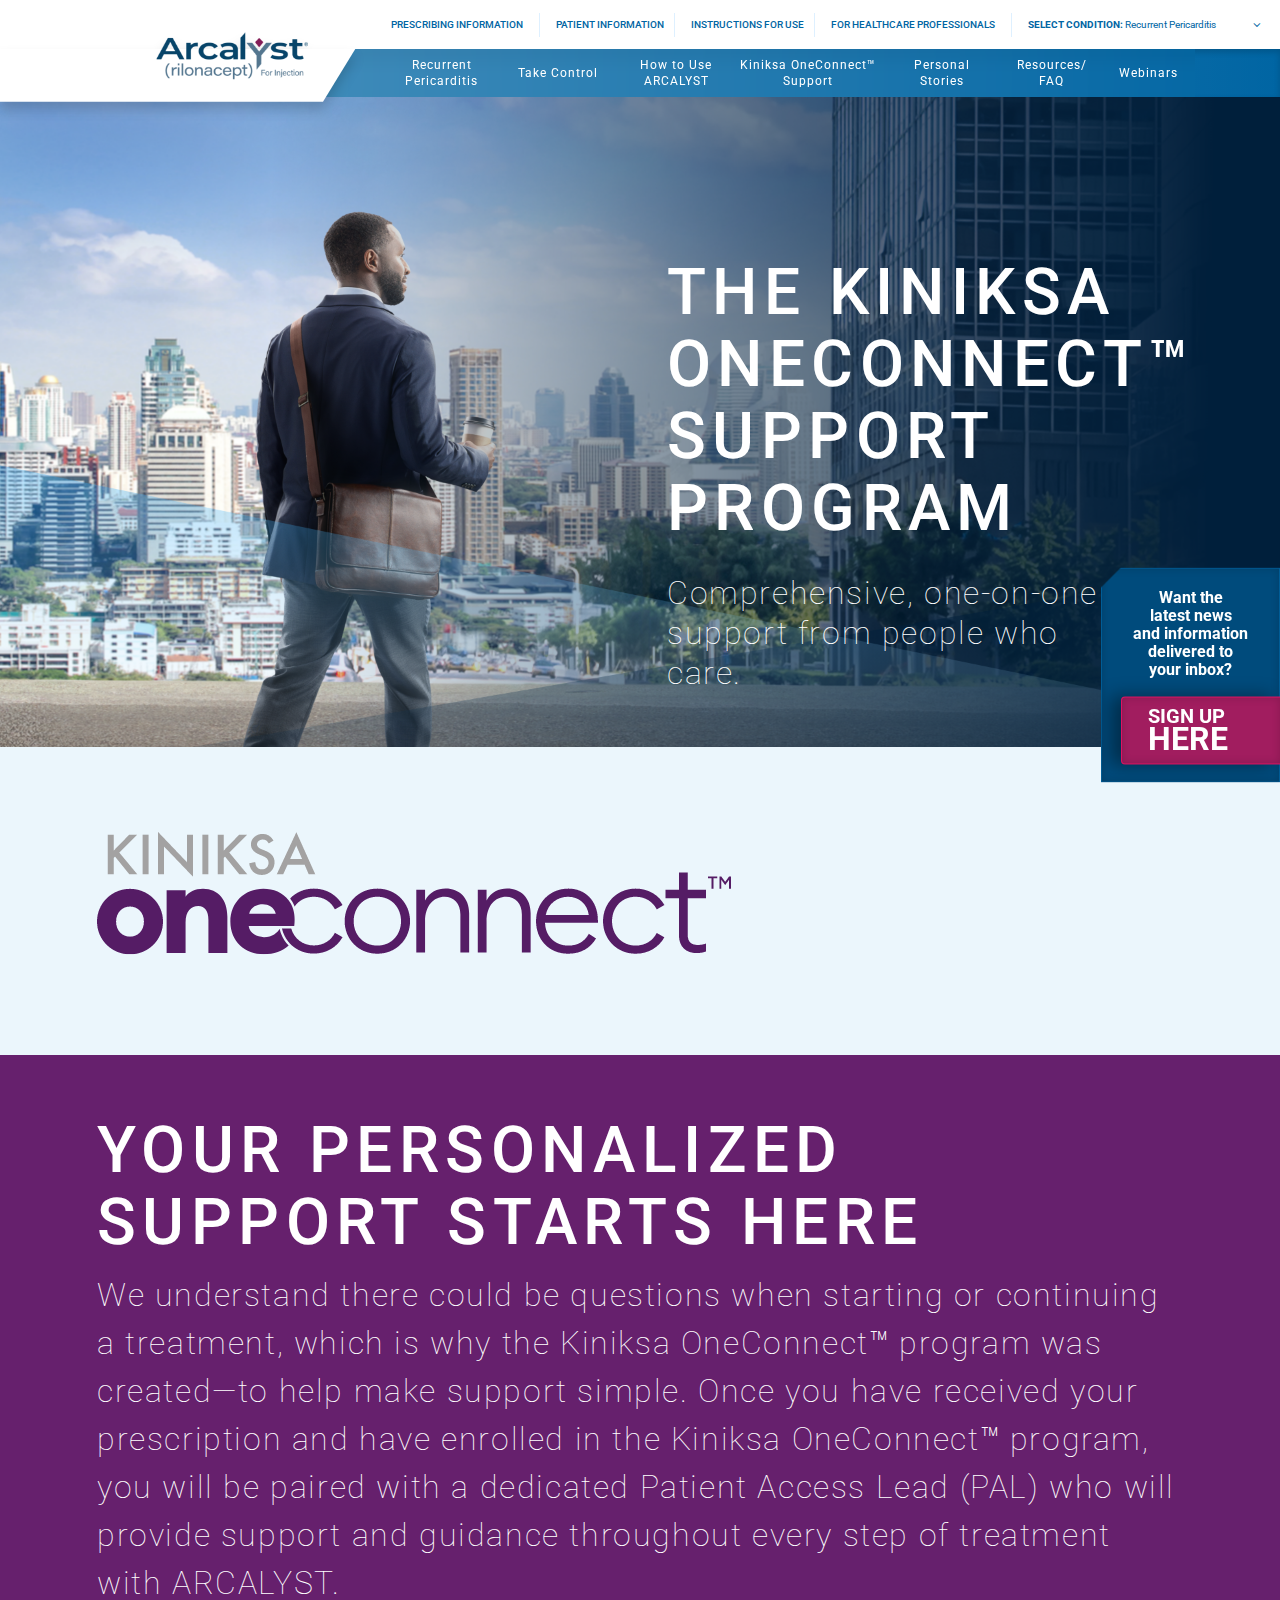
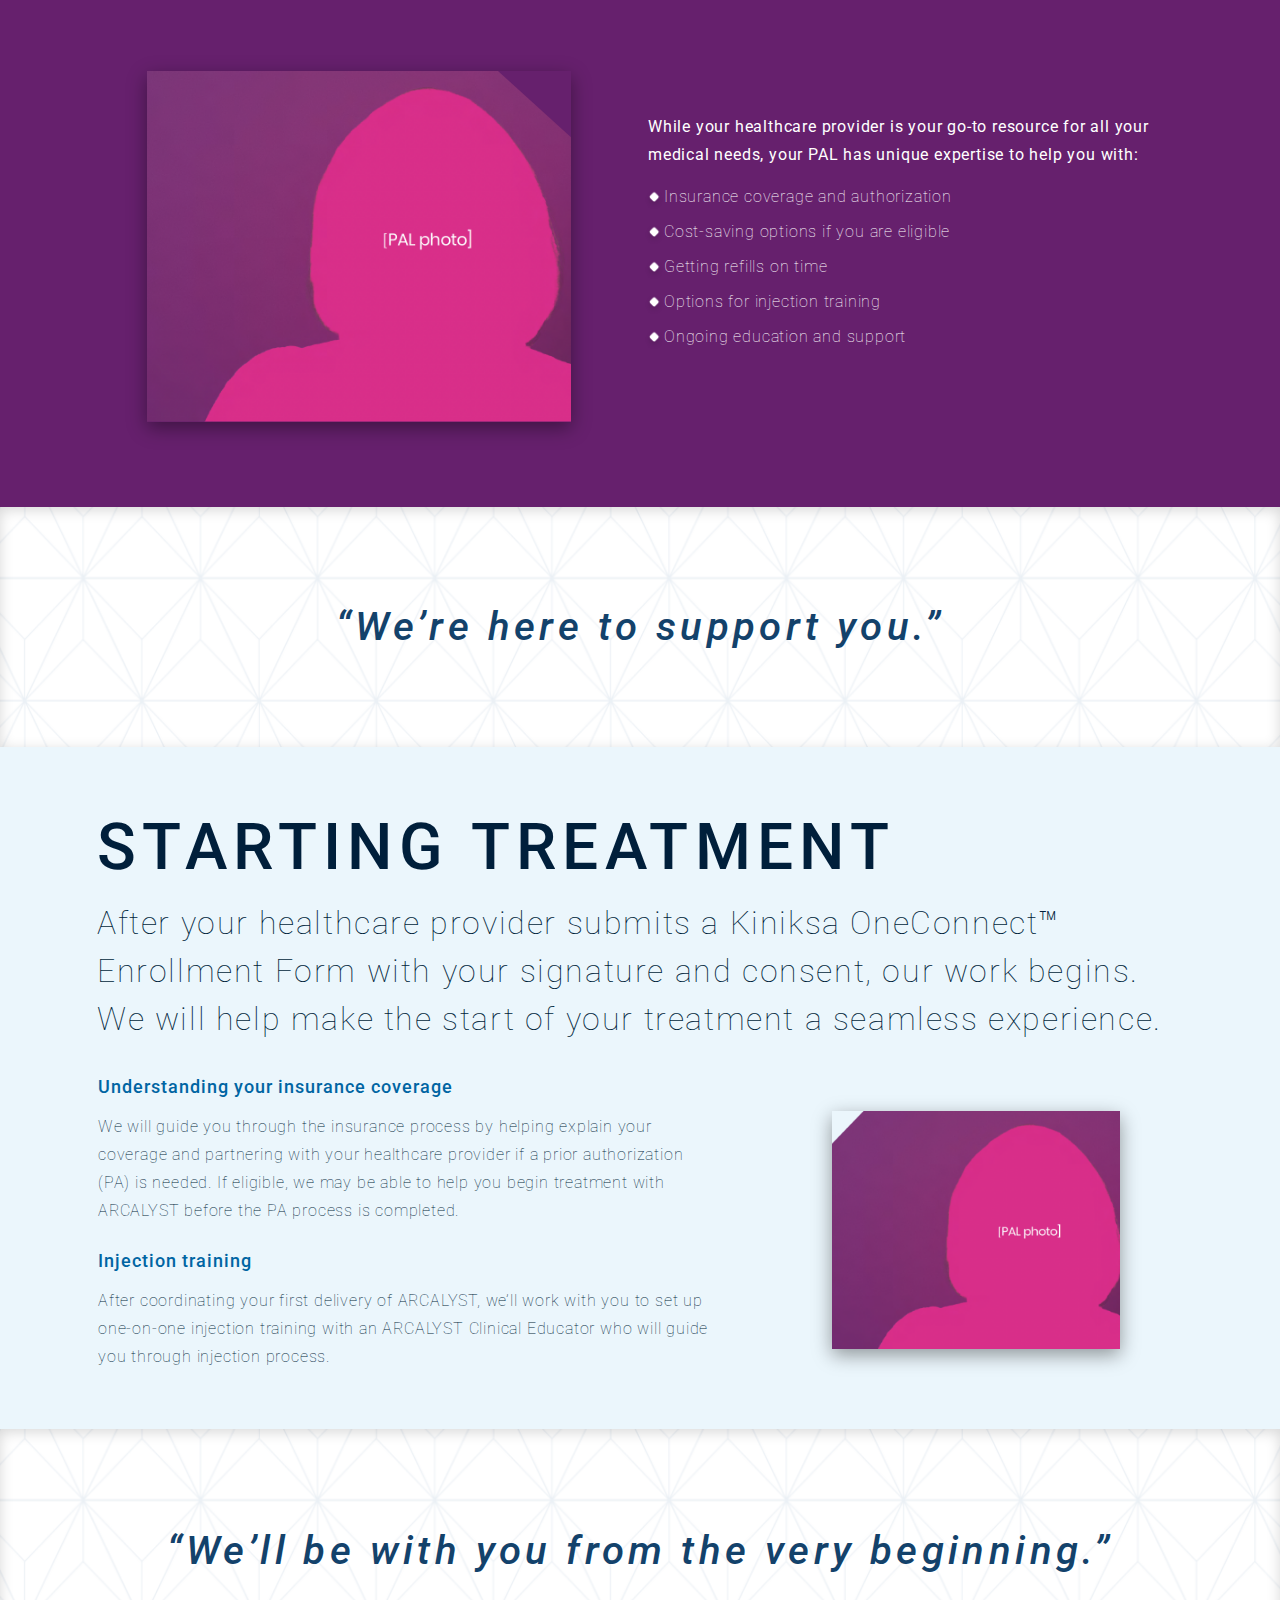
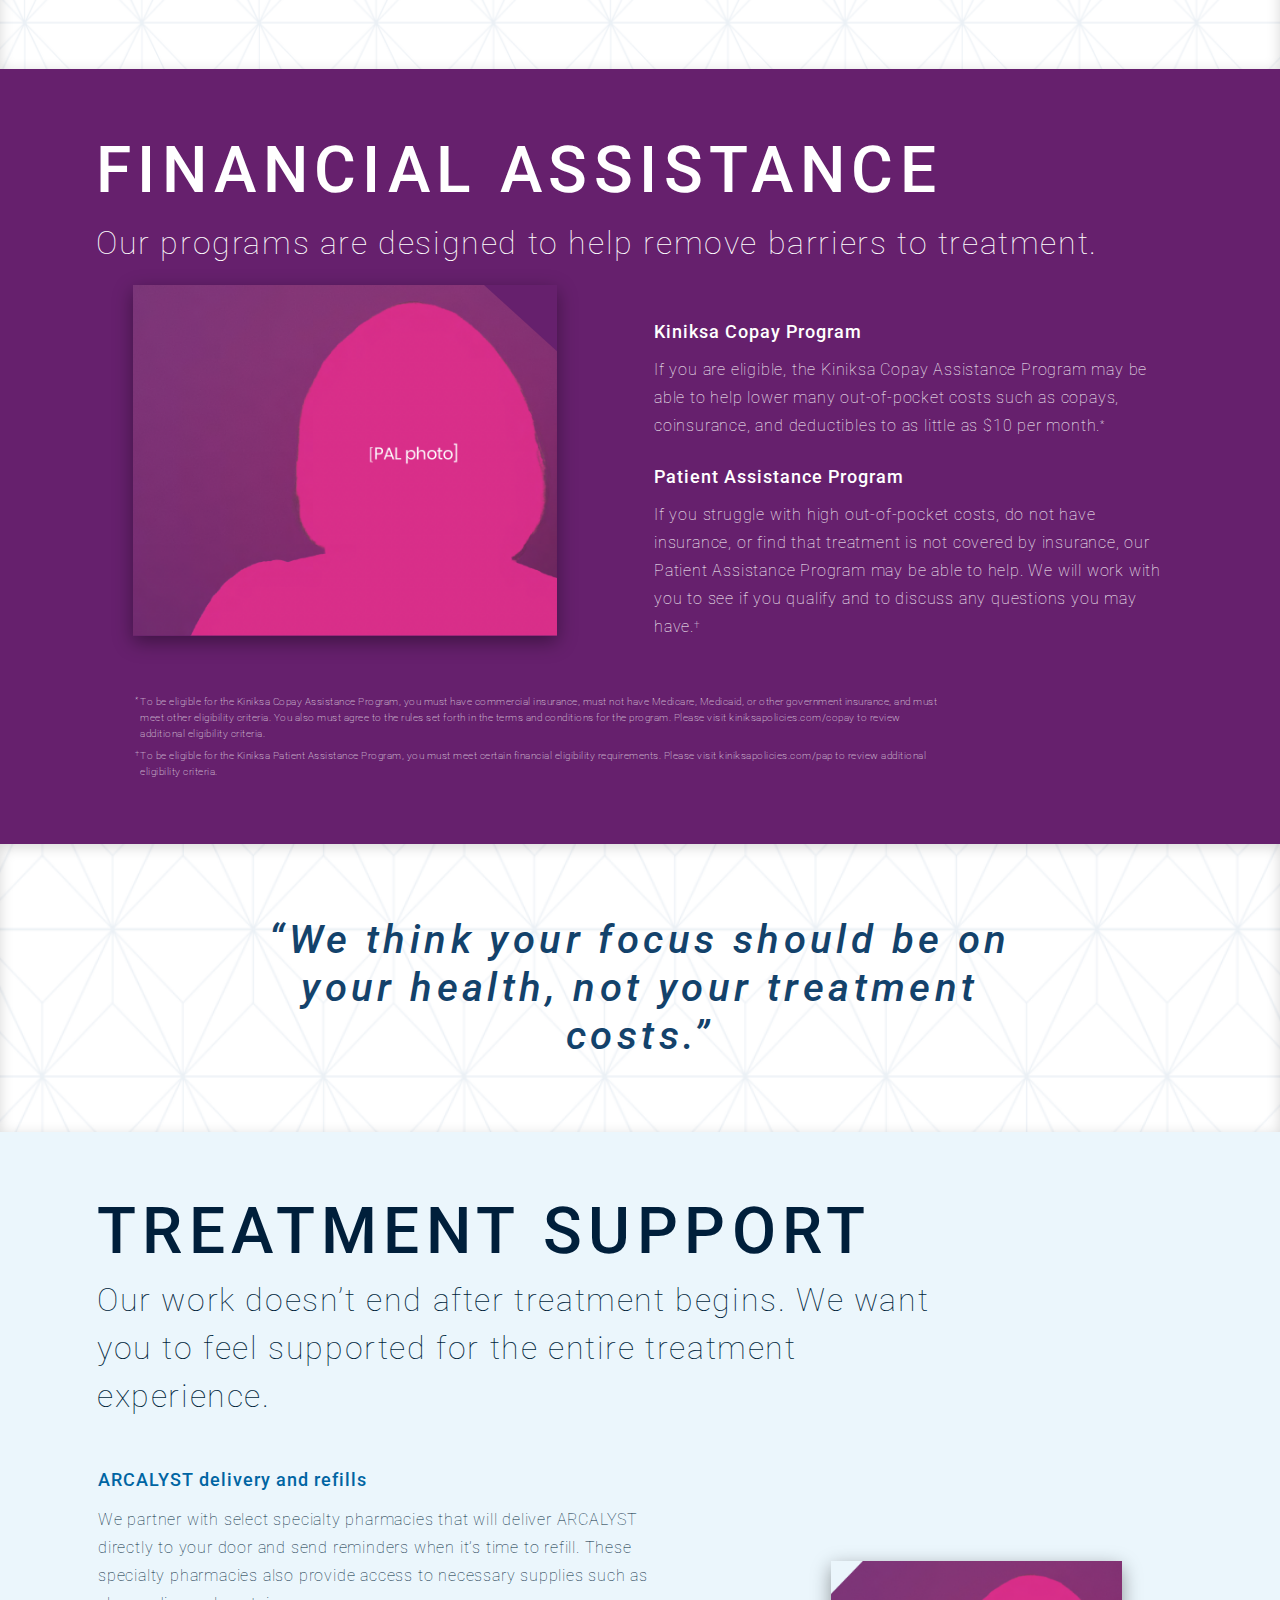
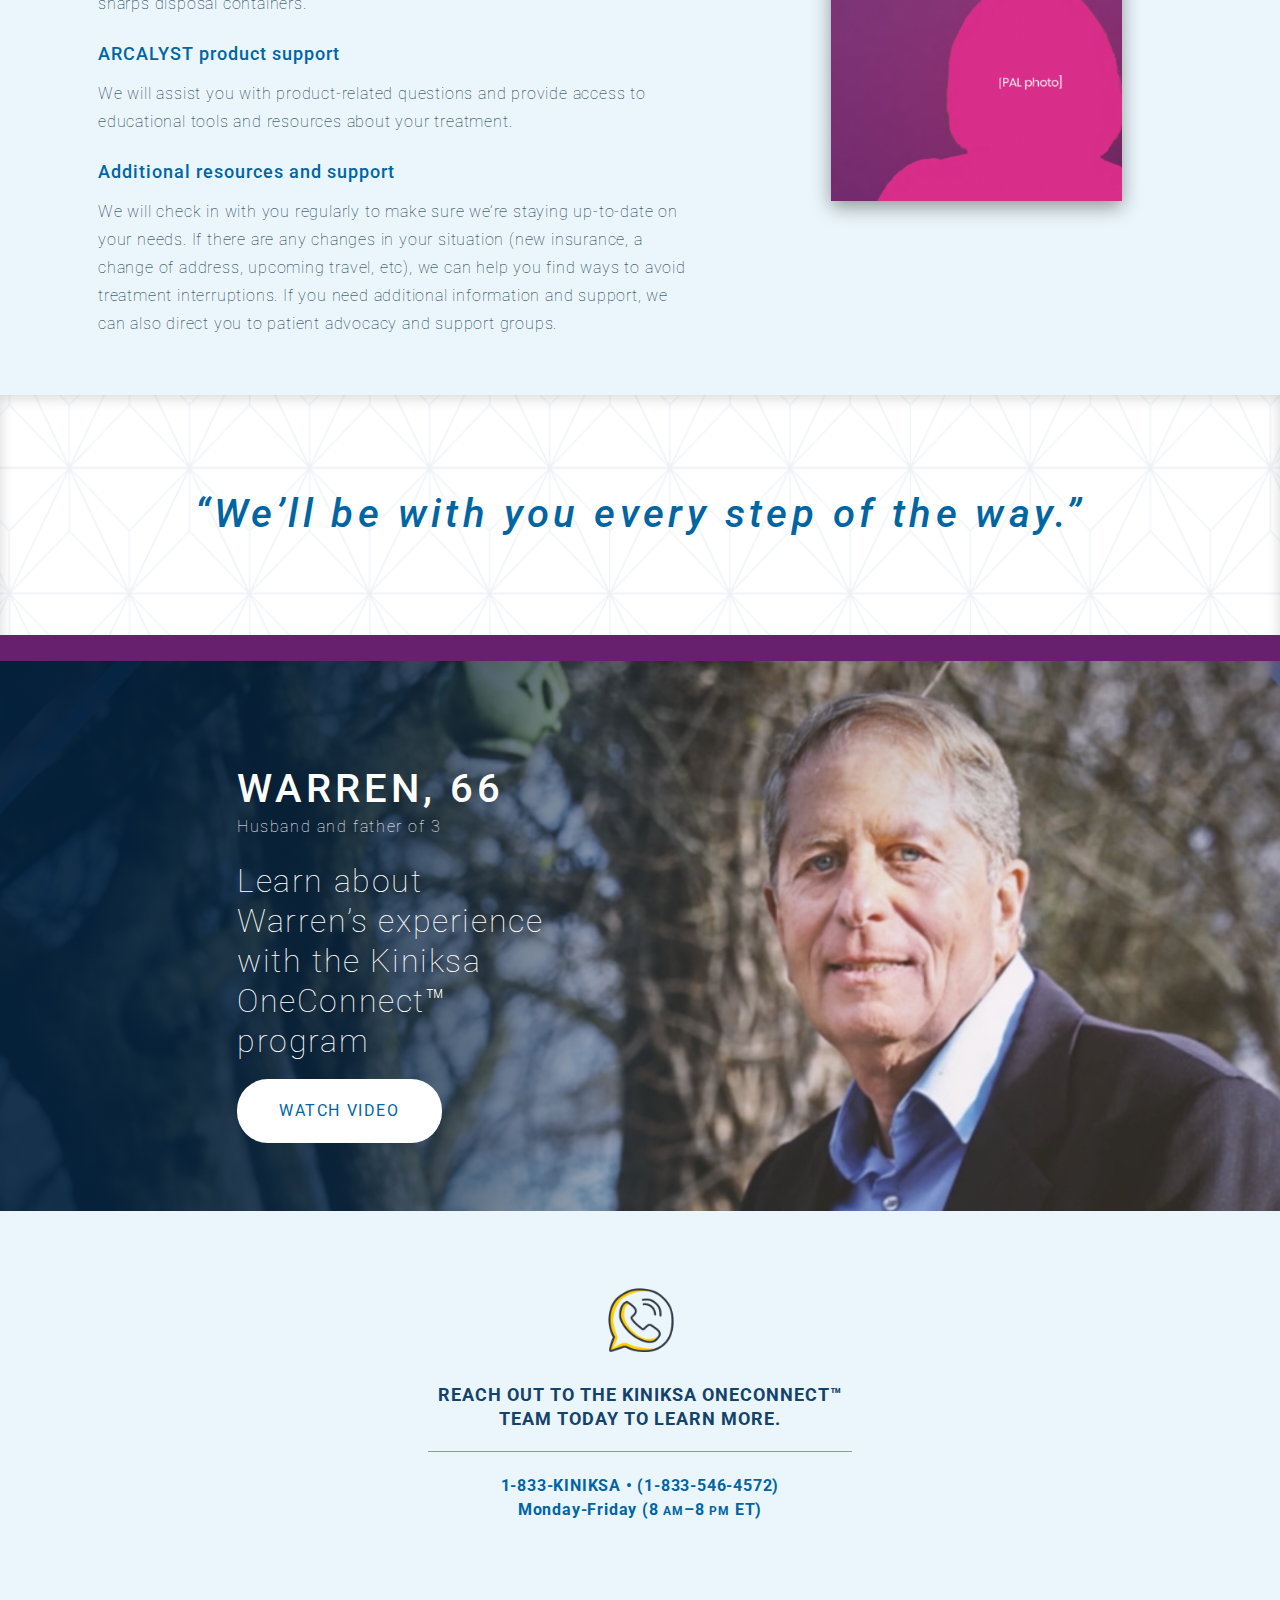
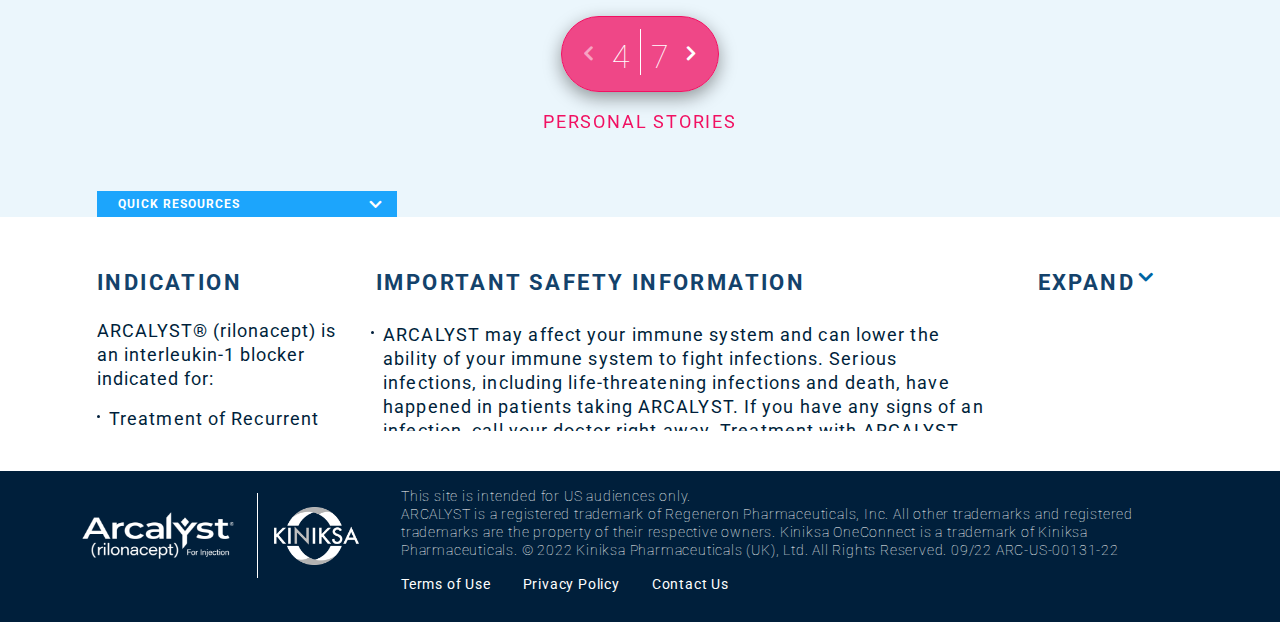
<file: OneConnect/OneConnect/index.html>
<!DOCTYPE html>
<html lang="en">

<head>
  <!-- charset meta tag -->
  <meta charset="UTF-8" />
  <!-- / charset meta tag -->
  <!-- http-equiv meta tag -->
  <meta http-equiv="X-UA-Compatible" content="IE=edge" />
  <!-- / http-equiv meta tag -->
  <!-- keywords meta tag -->
  <meta name="keywords" content="OneConnect" />
  <!-- / keywords meta tags -->
  <!-- description meta tag -->
  <meta name="description" content="The Kiniksa OneConnect™ support program" />
  <!-- / description meta tag -->
  <!-- viewport meta tag -->
  <meta name="viewport" content="width=device-width, initial-scale=1.0" />
  <!-- / viewport meta tag -->
  <title>Home</title>
  <!-- bootstrap css -->
  <link rel="stylesheet" href="./content/css/bootstrap.min.css" />
  <!-- custom stylesheet -->
  <link rel="stylesheet" href="./content/css/styles.min.css" />
  <!-- / custom stylesheet -->
  <link rel="stylesheet" href="https://cdnjs.cloudflare.com/ajax/libs/font-awesome/4.7.0/css/font-awesome.min.css">
</head>
<body>
  <header class="w-100 bg-white">
    <!-- sign up -->
    <div class="sign-up bg-blue-1600 mt-md-0 text-white">
      <div class="container-lg d-flex justify-content-between align-items-center flex-md-column">
        <p class="m-0 font-weight-bold p-md-0">
          Want the <br class="d-none d-md-block">latest news <br class="d-none d-md-block">and information
          <br class="d-none d-sm-block" />delivered to <br class="d-none d-md-block">your inbox?
        </p>
        <a href="javascript:void(0)" class="text-decoration-none text-white position-relative font-weight-bold">SIGN UP<span class="d-block">HERE</span></a>
      </div>
    </div>
    <!-- top menu links section with white background -->
    <div class="top-menu-links">
      <div class="container-lg">
        <button class="btn btn-primary d-md-none">View All</button>
        <a href="javascript:void(0)">Prescribing Information</a>
        <a href="javascript:void(0)" class="d-none d-md-inline-block">Patient Information</a>
        <a href="javascript:void(0)" class="d-none d-md-inline-block">Instructions for Use</a>
        <a href="javascript:void(0)" class="border-right-0 border-right-xl-primary pr-0 pr-md-3">For Healthcare
          Professionals</a>
        <div class="dropdown dropdown-secondary d-none d-xl-inline-block">
          <a class="dropdown-toggle" href="#" role="button" data-toggle="dropdown" aria-expanded="false">
            SELECT CONDITION: <span>Recurrent Pericarditis</span>
          </a>
          <div class="dropdown-menu">
            <a class="dropdown-item" href="#">Recurrent Pericarditis</a>
            <a class="dropdown-item" href="#">Cryopyrin-Associated Periodic Syndromes (CAPS)</a>
            <a class="dropdown-item" href="#">Deficiency of interleukin (IL-1) Receptor Antagonist</a>
          </div>
        </div>
      </div>
    </div>
    <nav class="navbar navbar-expand-xl w-100 clearfix">
      <div class="container-lg justify-content-end">
        <a class="navbar-brand position-absolute mr-0" href="#">
          <img src="./content/images/style-images/arcalyst-logo.png" alt="logo" />
        </a>
        <button class="navbar-toggler" type="button" data-toggle="collapse" data-target="#navbarSupportedContent"
          aria-controls="navbarSupportedContent" aria-expanded="false" aria-label="Toggle navigation">
          <span class="navbar-toggler-icon"></span>
        </button>
        <div class="collapse navbar-collapse w-100" id="navbarSupportedContent">
          <ul class="navbar-nav">
            <!-- Select condition:Recurrent Pericarditis mobile -->
            <li class="nav-item dropdown d-block d-xl-none">
              <a class="nav-link m-0 dropdown-toggle text-uppercase" href="#" role="button" data-toggle="dropdown" aria-expanded="false">
                Select condition: <span class="font-weight-normal text-capitalize d-block d-xs-420-inline">Recurrent Pericarditis</span>
              </a>
              <div class="dropdown-menu mt-0">
                <a class="dropdown-item active" href="javascript:void(0)">Recurrent Pericarditis</a>
                <a class="dropdown-item" href="javascript:void(0)">Cryopyrin-Associated Periodic Syndromes (CAPS)</a>
                <a class="dropdown-item" href="javascript:void(0)">Deficiency of Interleukin (IL-1) Receptor
                  Antagonist</a>
              </div>
            </li>
            <li class="nav-item dropdown li-two">
              <a class="nav-link dropdown-toggle" href="#" role="button" data-toggle="dropdown" aria-expanded="false">
                Recurrent <br class="d-none d-xl-block" />Pericarditis
              </a>
              <div class="dropdown-menu">
                <a class="dropdown-item" href="javascript:void(0)">Definition</a>
                <a class="dropdown-item" href="javascript:void(0)">Types of Pericarditis</a>
                <a class="dropdown-item" href="javascript:void(0)">Symptoms</a>
                <a class="dropdown-item" href="javascript:void(0)">Causes</a>
                <a class="dropdown-item" href="javascript:void(0)">Treatment</a>
              </div>
            </li>
            <li class="nav-item dropdown li-three">
              <a class="nav-link dropdown-toggle" href="#" role="button" data-toggle="dropdown" aria-expanded="false">
                Take Control
              </a>
              <div class="dropdown-menu">
                <a class="dropdown-item" href="javascript:void(0)">Why ARCALYST</a>
                <a class="dropdown-item" href="javascript:void(0)">Fewer Flares</a>
                <a class="dropdown-item" href="javascript:void(0)">Symptom Relief</a>
                <a class="dropdown-item" href="javascript:void(0)">More Pain-free Days</a>
                <a class="dropdown-item" href="javascript:void(0)">Freedom <br class="d-none d-xl-block">From
                  Steroids</a>
                <a class="dropdown-item" href="javascript:void(0)">How It Works</a>
              </div>
            </li>
            <!-- How to Use ARCALYST -->
            <li class="nav-item dropdown li-four">
              <a class="nav-link dropdown-toggle" href="#" role="button" data-toggle="dropdown" aria-expanded="false">
                How to Use <br class="d-none d-xl-block" />ARCALYST
              </a>
              <div class="dropdown-menu">
                <a class="dropdown-item" href="javascript:void(0)">How to Take ARCALYST</a>
                <a class="dropdown-item" href="javascript:void(0)">FAQs</a>
              </div>
            </li>
            <!-- Kiniksa OneConnect™ Support -->
            <li class="nav-item dropdown li-five">
              <a class="nav-link dropdown-toggle" href="#" role="button" data-toggle="dropdown" aria-expanded="false">
                Kiniksa OneConnect™ <br class="d-none d-xl-block" />Support
              </a>
              <div class="dropdown-menu">
                <a class="dropdown-item" href="javascript:void(0)">Support & Services</a>
                <a class="dropdown-item" href="javascript:void(0)">Starting Treatment</a>
                <a class="dropdown-item" href="javascript:void(0)">Financial Assistance</a>
                <a class="dropdown-item" href="javascript:void(0)">Treatment Support</a>
              </div>
            </li>
            <!-- Personal Stories -->
            <li class="nav-item dropdown li-six">
              <a class="nav-link dropdown-toggle" href="#" role="button" data-toggle="dropdown" aria-expanded="false">
                Personal <br class="d-none d-xl-block" />Stories
              </a>
              <div class="dropdown-menu">
                <a class="dropdown-item" href="javascript:void(0)">Real-life Experience</a>
                <a class="dropdown-item" href="javascript:void(0)">Share Your Story</a>
              </div>
            </li>
            <!-- Resources/FAQ -->
            <li class="nav-item dropdown li-seven">
              <a class="nav-link dropdown-toggle" href="#" role="button" data-toggle="dropdown" aria-expanded="false">
                Resources/<br class="d-none d-xl-block" />FAQ
              </a>
              <div class="dropdown-menu">
                <a class="dropdown-item" href="javascript:void(0)">FAQs</a>
                <a class="dropdown-item" href="javascript:void(0)">Resources</a>
              </div>
            </li>
            <!-- Webinars -->
            <li class="nav-item dropdown li-eight">
              <a class="nav-link dropdown-toggle" href="#" role="button" data-toggle="dropdown" aria-expanded="false">
                Webinars
              </a>
              <div class="dropdown-menu">
                <a class="dropdown-item" href="javascript:void(0)">
                  Upcoming Webinars</a>
                <a class="dropdown-item" href="javascript:void(0)">Past Webinars</a>
              </div>
            </li>
          </ul>
        </div>
      </div>
    </nav>
  </header>
  <main>
    <!-- banner section -->
    <section class="banner">
      <div class="container">
        <h1>
          The Kiniksa <br />OneConnect™ <br class="d-none d-sm-block" />support program
        </h1>
        <h3>Comprehensive, one-on-one <br class="d-none d-sm-block d-lg-none" />support from people who care.</h3>
      </div>
    </section>
    <!-- kiniks oneconnect trademark section -->
    <section class="kiniks-oneconnect bg-blue-300">
      <div class="container">
        <div class="row">
          <div class="col-md-6">
            <img src="./content/images/content-images/kiniksa-oneconnect.png" alt="kiniks oneconnect" />
          </div>
        </div>
      </div>
    </section>
    <section class="bg-purple text-white personalized-support">
      <div class="container">
        <h2>Your personalized <br>support <br class="d-sm-none">starts here</h2>
        <h3>We understand there could be questions when starting or continuing a treatment, which is why the Kiniksa
          OneConnect™ program was created—to help make support simple. Once you have received your prescription and have
          enrolled in the Kiniksa OneConnect™ program, you will <br class="d-none d-md-block d-lg-none">be paired with a
          dedicated Patient <br class="d-none d-md-block d-lg-none">Access Lead (PAL) who will provide support and
          guidance throughout every step of treatment with ARCALYST.</h3>
        <div class="row">
          <div class="col-lg-6 col-one">
            <img src="./content/images/content-images/personalized-support.png" alt="personalized support"
              class="img-fluid box-show" />
          </div>
          <div class="col-lg-6 col-second">
            <p class="font-weight-normal">While your healthcare provider is your go-to resource for all your medical
              needs, your PAL has unique
              expertise to help you with:</p>
            <ul class="list list-rhombus mt-4 mt-xl-0">
              <li>Insurance coverage and authorization</li>
              <li>Cost-saving options if you are eligible</li>
              <li>Getting refills on time</li>
              <li>Options for injection training</li>
              <li>Ongoing education and support</li>
            </ul>
          </div>
        </div>
      </div>
    </section>
    <!-- quote section -->
    <section class="quotes text-center">
      <h2 class="font-italic">“We’re here to support you.”</h2>
    </section>
    <section class="bg-blue-300 starting-treatment">
      <div class="container">
        <h2>Starting <br class="d-block d-lg-none">treatment</h2>
        <h3>After your healthcare provider submits a Kiniksa OneConnect™ Enrollment Form with your signature and
          consent, our work begins. We will help make the start of your treatment a seamless experience.</h3>
        <div class="row">
          <div class="col-lg-8 col-one">
            <h4>Understanding your insurance <br class="d-block d-sm-none">coverage</h4>
            <p>We will guide you through the insurance process by helping explain your coverage and partnering with your
              healthcare provider if a prior authorization (PA) is needed. If eligible, we may be able to help you begin
              treatment with ARCALYST before the PA process is completed.</p>
            <h4>Injection training</h4>
            <p class="mb-0">After coordinating your first delivery of ARCALYST, we’ll work with you to set up one-on-one
              injection training with an ARCALYST Clinical Educator who will guide you through injection process.</p>
          </div>
          <div class="col-lg-4 col-two text-center">
            <img src="./content/images/content-images/starting-treatment.png" class="img-fluid box-show"
              alt="starting treatment" />
          </div>
        </div>
      </div>
    </section>
    <!-- quote section -->
    <section class="quotes text-center second-quote">
      <h2 class="font-italic">“We’ll be with you from the very beginning.”</h2>
    </section>
    <!-- financial assistance purple section -->
    <section class="bg-purple text-white financial-assistance">
      <div class="container">
        <h2>Financial assistance</h2>
        <h3>Our programs are designed to help remove barriers to treatment.</h3>
        <div class="row">
          <div class="col-lg-6 text-center">
            <img src="./content/images/content-images/personalized-support.png" alt="personalized support"
              class="img-fluid box-show" />
          </div>
          <div class="col-lg-6 col-second">
            <h4 class="text-white">Kiniksa Copay Program</h4>
            <p>If you are eligible, the Kiniksa Copay Assistance Program may be able to help lower many out-of-pocket
              costs such as copays, coinsurance, and deductibles to as little as $10 per month.<sup>*</sup></p>
            <h4 class="text-white">Patient Assistance Program</h4>
            <p>If you struggle with high out-of-pocket costs, do not have insurance, or find that treatment is not
              covered by insurance, our Patient Assistance Program may be able to help. We will work with you to see if
              you qualify and to discuss any questions you may have.<sup>†</sup></p>
          </div>
        </div>
      </div>
      <!-- eligibality criteria -->
      <div class="eligibal-criteria">
        <p class="position-relative"><sup class="position-absolute">*</sup>To be eligible for the Kiniksa Copay
          Assistance Program, you must have commercial insurance, must not
          have Medicare, Medicaid, or other government insurance, and must meet other eligibility criteria. You also
          must agree to the rules set forth in the terms and conditions for the program. Please visit
          kiniksapolicies.com/copay to review additional eligibility criteria.</p>
        <p class="position-relative"><sup class="position-absolute">†</sup>To be eligible for the Kiniksa Patient
          Assistance Program, you must meet certain financial
          eligibility requirements. Please visit <a href="javascript:void(0)" class="text-white">kiniksapolicies.com/pap</a> to review
          additional eligibility
          criteria.</p>
      </div>
    </section>
    <!-- quote section -->
    <section class="quotes text-center third-quote">
      <h2 class="font-italic">“We think your focus should be on your health, not your treatment costs.”</h2>
    </section>
    <section class="bg-blue-300 treatment-support">
      <div class="container">
        <h2 class="mb-0 mb-md-2">Treatment <br class="d-block d-lg-none">support</h2>
        <h3 class="mb-3">Our work doesn’t end after treatment begins. We want you to feel supported for the entire
          treatment
          experience.</h3>
        <div class="row">
          <div class="col-lg-8 col-one">
            <h4>ARCALYST delivery and refills</h4>
            <p>We partner with select specialty pharmacies that will deliver ARCALYST directly to your door and send
              reminders when it’s time to refill. These specialty pharmacies also provide access to necessary supplies
              such as sharps disposal containers.</p>
            <h4>ARCALYST product support</h4>
            <p>We will assist you with product-related questions and provide access to educational tools and resources
              about your treatment.</p>
            <h4>Additional resources and support</h4>
            <p class="mb-12">We will check in with you regularly to make sure we’re staying up-to-date on your needs. If
              there are any
              changes in your situation (new insurance, a change of address, upcoming travel, etc), we can help you find
              ways to avoid treatment interruptions. If you need additional information and support, we can also direct
              you to patient advocacy and support groups.</p>
          </div>
          <div class="col-lg-4 col-two text-center">
            <img src="./content/images/content-images/starting-treatment.png" alt="starting treatment"
              class="box-show" />
          </div>
        </div>
      </div>
    </section>
    <!-- quote section -->
    <section class="quotes text-center fourth-quote">
      <h2 class="font-italic text-blue-100">“We’ll be with you every step of the way.”</h2>
    </section>
    <!-- Learn about warren watch video section -->
    <section class="warren">
      <div class="container">
        <h2>WARREN, 66</h2>
        <p>Husband and father of 3</p>
        <h3>Learn about Warren’s experience with the Kiniksa OneConnect™ program</h3>
        <button class="btn btn-secondary">
          Watch video
        </button>
      </div>
    </section>
    <!-- contact details section -->
    <section class="bg-blue-300 contact-details">
      <div class="container text-center">
        <div class="media d-block">
          <img src="./content/images/style-images/icon-contact.png" class="align-self-end" alt="contact">
          <div class="media-body text-center">
            <h4 class="text-uppercase font-weight-bold m-auto">Reach out to the Kiniksa OneConnect™ team today to learn
              more.
            </h4>
            <hr>
            <p class="text-blue-100 font-weight-bold">1-833-KINIKSA • (1-833-546-4572)<br>
              Monday-Friday (8 <sub>AM</sub>–8 <sub>PM</sub> ET)</p>
          </div>
        </div>
        <div class="slider-control d-flex">
          <a class="fa fa-angle-left disabled text-decoration-none font-weight-bold" href="#carousel" role="button" data-slide="prev">
            <span class="sr-only">Previous</span>
          </a>
          <div class="d-flex">
            <span>4</span>
            <span>7</span>
          </div>
          <a class="fa fa-angle-right text-decoration-none font-weight-bold" href="#carousel" role="button" data-slide="next">
            <span class="sr-only">Next</span>
          </a>
        </div>
        <div id="carousel" class="carousel slide mt-3" data-ride="carousel">
          <div class="carousel-inner">
            <div class="carousel-item active">
              <p>Personal stories</p>
            </div>
          </div>
        </div>
        <!-- quick resources collapsible -->
        <div class="collapsible">
          <button class="btn btn-primary w-100 font-weight-bold" type="button" data-toggle="collapse" data-target="#quick-resources"
            aria-expanded="false" aria-controls="quickResources">
            Quick Resources
          </button>
          <div class="collapse" id="quick-resources">
            <div class="card card-body pb-2 border-0 rounded-0 bg-blue-1100">
              <ul class="list-unstyled">
                <li class="media">
                  <img src="./content/images/content-images/warrens-story.png" class="mr-3 mb-0" alt="Warren’s Story">
                  <div class="media-body">
                    <h5 class="mt-0 mb-2">Warren’s Story</h5>
                    <a href="javascript:void(0)" class="media text-decoration-none">
                      <img src="./content/images/style-images/icon-play.png" class="mb-0" alt="play warrens story">
                      <div class="media-body">
                        <h5 class="mb-0 text-uppercase fs-12 pt-1">Watch now</h5>
                      </div>
                    </a>
                  </div>
                </li>
                <li class="media my-4">
                  <img src="./content/images/content-images/arcalys-brochure.png" class="mr-3 mb-0"
                    alt="ARCALYST Brochure">
                  <div class="media-body">
                    <h5 class="mt-0 mb-2">ARCALYST Brochure</h5>
                    <a href="javascript:void(0)" class="media text-decoration-none">
                      <img src="./content/images/style-images/icon-download.png" class="mb-0" alt="play warrens story">
                      <div class="media-body">
                        <h5 class="mb-0 text-uppercase fs-12 pt-1">Download</h5>
                      </div>
                    </a>
                  </div>
                </li>
                <li class="media">
                  <img src="./content/images/content-images/doctor-discussion-guide.png" class="mr-3 mb-0"
                    alt="Doctor Discussion Guide">
                  <div class="media-body">
                    <h5 class="mt-0 mb-2">Doctor Discussion Guide</h5>
                    <a href="javascript:void(0)" class="media text-decoration-none">
                      <img src="./content/images/style-images/icon-download.png" class="mb-0"
                        alt="Download Doctor Discussion Guide">
                      <div class="media-body">
                        <h5 class="mb-0 text-uppercase fs-12 pt-1">Download</h5>
                      </div>
                    </a>
                  </div>
                </li>
              </ul>
            </div>
          </div>
        </div>
      </div>
    </section>
    <!-- safety info section -->
    <section class="safety-info">
      <div class="container">
        <!-- collapsible -->
        <div class="collapsible collapsible-secondary">
          <button class="btn btn-secondary w-100 p-0" type="button" data-toggle="collapse"
            data-target="#safetyInfoCollapsible" aria-expanded="false" aria-controls="safetyInfoCollapsible">
            <div class="row">
              <div class="col-lg-4 col-xl-3 d-none d-lg-block order-lg-2 order-xl-1 text-left">
                <h4>INDICATION</h4>
              </div>
              <div class="col-lg-8 col-xl-6 d-md-none d-lg-block order-lg-3 order-xl-2 text-left">
                <h4>IMPORTANT SAFETY INFORMATION</h4>
              </div>
              <div class="col-md-12 col-xl-3 d-none d-md-block order-lg-1  order-xl-3 mb-lg-3 text-right">
                <!-- toggle-text changes the h4 text from expand to collapse -->
                <h4 class="mr-md-4 mb-md-2 mr-xl-5" id="toggle-text">Expand</h4>
              </div>
            </div>
          </button>
          <!-- safety info collapsible section -->
          <div class="collapse d-block" id="safetyInfoCollapsible">
            <div class="card-body row">
              <div class="col-lg-4 col-xl-3 col-one order-2 order-md-1 pt-xl-0 pr-xl-2">
                <!-- this header will be displayed on smaller screen only -->
                <h4 class="d-block d-lg-none my-4 mt-md-0">INDICATION</h4>
                <p class="pr-lg-5 pr-xl-3 mt-lg-4 mt-xl-0 font-weight-normal">ARCALYST® (rilonacept) is an <br
                    class="d-none d-md-block d-xl-none">interleukin-1
                  blocker indicated
                  for:</p>
                <!-- unorderd list -->
                <ul class="list">
                  <li>Treatment of Recurrent Pericarditis (RP) and reduction in risk of recurrence in adults and
                    pediatric patients 12 years and older.</li>
                  <li>Treatment of Cryopyrin-Associated Periodic Syndromes (CAPS), including Familial Cold
                    Auto-inflammatory Syndrome (FCAS), and Muckle-Wells Syndrome (MWS) in adults and children 12 years
                    and older.</li>
                  <li>Maintenance of remission of Deficiency of Interleukin-1 Receptor Antagonist (DIRA) in adults and
                    pediatric patients weighing 10 kg or more.</li>
                </ul>
              </div>
              <div class="col-lg-8 col-xl-9 order-1 order-md-2 col-two">
                <!-- this header will be displayed on medium screen only -->
                <h4 class="d-none d-md-block d-lg-none">IMPORTANT SAFETY INFORMATION</h4>
                <!-- unorderd list -->
                <ul class="list">
                  <li>ARCALYST may affect your immune system and can lower the ability of your immune system to fight
                    infections. Serious infections, including life-threatening infections and death, have happened in
                    patients taking ARCALYST. If you have any signs of an infection, call your doctor right away.
                    Treatment with ARCALYST should be stopped if you get a serious infection. You should not begin
                    treatment with ARCALYST if you have an infection or have infections that keep coming back (chronic
                    infection).</li>
                  <li>While taking ARCALYST, do not take other medicines that block interleukin-1, such as Kineret®
                    (anakinra), or medicines that block tumor necrosis factor, such as Enbrel® (etanercept), Humira®
                    (adalimumab), or Remicade® (infliximab), as this may increase your risk of getting a serious
                    infection.</li>
                  <li>Talk with your doctor about your vaccine history. Ask your doctor whether you should receive any
                    vaccines before you begin treatment with ARCALYST.</li>
                  <li>Medicines that affect the immune system may increase the risk of getting cancer.</li>
                  <li>Stop taking ARCALYST and call your doctor or get emergency care right away if you have any
                    symptoms of an allergic reaction.</li>
                  <li>Your doctor will do blood tests to check for changes in your blood cholesterol and
                    triglycerides.</li>
                  <li>Common side effects include injection-site reactions (which may include pain, redness, swelling,
                    itching, bruising, lumps, inflammation, skin rash, blisters, warmth, and bleeding at the injection
                    site), upper respiratory tract infections, joint and muscle aches, rash, ear infection, sore
                    throat, and runny nose.</li>
                </ul>
                <p class="font-weight-bold">For more information about ARCALYST, speak with your doctor and see the
                  full <a href="javascript:void(0)" class="text-blue-400"><u>Prescribing Information.</u></a></p>
              </div>
            </div>
          </div>
        </div>
      </div>
    </section>
  </main>
  <footer class="text-white bg-blue-400">
    <div class="container">
      <div class="row">
        <div class="col-lg-5 col-xl-3 d-lg-flex align-items-lg-center px-lg-0 pl-xl-15">
          <ul class="list-unstyled list-inline">
            <li class="list-inline-item border-right-white"><img
                src="./content/images/style-images/arcalyst-logo-footer.png" alt="logo" /></li>
            <li class="list-inline-item"><img src="./content/images/style-images/kiniksa-logo.png"
                alt="logo" /></li>
          </ul>
        </div>
        <div class="col-lg-7 col-xl-9 col-two">
          <p class="mb-2 mb-md-0">This site is intended for US audiences only.</p>
          <p>ARCALYST is a registered trademark of Regeneron Pharmaceuticals, Inc. All other trademarks and registered
            trademarks are the property of their respective owners. Kiniksa OneConnect is a trademark of Kiniksa
            Pharmaceuticals. <span class="d-block d-sm-inline mt-2 mt-sm-0">&copy; 2022 Kiniksa Pharmaceuticals (UK),
              Ltd. All Rights Reserved. 09/22 ARC-US-00131-22</span>
          </p>
          <div class="d-flex mt-3">
            <a href="javascript:void(0)" class="ml-0 text-white text-decoration-none">Terms of Use</a>
            <a href="javascript:void(0)" class="text-white text-decoration-none">Privacy Policy</a>
            <a href="javascript:void(0)" class="text-white text-decoration-none">Contact Us</a>
          </div>
        </div>
      </div>
    </div>
  </footer>
  <!-- jquery cdn -->
  <script src="./content/scripts/jquery.min.js"></script>
  <!-- / jquery cdn -->
  <script src="./content/scripts/script.min.js"></script>
  <script src="./content/scripts/bootstrap.min.js"></script>
</body>

</html>
</file>
<file: OneConnect/OneConnect/content/css/styles.min.css>
@import url("https://fonts.googleapis.com/css2?family=Roboto:ital,wght@0,300;0,400;0,500;1,700&display=swap");@media (min-width: 1200px){.p-xl-1{padding:1px !important;padding:1px !important}}@media (min-width: 1200px){.pt-xl-2,.py-xl-2{padding-top:2px !important;padding-top:2px !important}}@media (min-width: 1200px){.pl-xl-3,.px-xl-3{padding-left:3px !important;padding-left:3px !important}}@media (min-width: 1200px){.pb-xl-4,.py-xl-4{padding-bottom:4px !important;padding-bottom:4px !important}}@media (min-width: 1200px){.pr-xl-5,.px-xl-5{padding-right:5px !important;padding-right:5px !important}}body{color:#001f3b;font-family:"Roboto",sans-serif}body .container{width:100%;padding-right:27px;padding-left:27px;margin-right:auto;margin-left:auto}@media (min-width: 576px){body .container{max-width:540px}}@media (min-width: 768px){body .container{max-width:720px}}@media (min-width: 992px){body .container{max-width:960px}}@media (min-width: 1200px){body .container{max-width:1140px}}@media (min-width: 1440px){body .container{max-width:1214px}}h1,h2{text-transform:uppercase}h1{color:#fff;letter-spacing:3.2px;font-size:2rem;line-height:2.25rem}@media (min-width: 768px){h1{letter-spacing:5.6px;font-size:3.5rem;line-height:3.5rem}}@media (min-width: 992px){h1{letter-spacing:6.4px;font-size:4rem;line-height:4.5rem}}h2{font-size:1.875rem;line-height:2.25rem}@media (min-width: 420px){h2{letter-spacing:4px;font-size:2.5rem;line-height:2.875rem}}@media (min-width: 768px){h2{letter-spacing:6.4px;font-size:4rem;line-height:4.5rem}}h3{font-weight:lighter;letter-spacing:1.2px;font-size:1.5rem;line-height:2rem}@media (min-width: 768px){h3{letter-spacing:1.6px;font-size:2rem;line-height:3rem}}h4{color:#0065a3;letter-spacing:1px;font-size:1.125rem;line-height:1.5rem}@media (min-width: 768px){h4{line-height:2rem}}p{font-weight:lighter;letter-spacing:0.8px;font-size:1rem;line-height:1.75rem}.text-blue-100{color:#0065a3 !important}.text-blue-400{color:#001f3b !important}.bg-blue-400{background-color:#001f3b}@media (min-width: 1440px){.pl-xl-15{padding-left:15px !important}}.fs-12{font-size:0.75rem !important}.box-show{box-shadow:0px 6px 18px #00000064 !important;-moz-box-shadow:0px 6px 18px #00000064 !important;-webkit-box-shadow:0px 6px 18px #00000064 !important}@media (min-width: 1200px){.border-right-xl-primary{border-right:1px solid #def0ff !important}}.border-right-white{border-right:1px solid #fff}.bg-purple{background-color:#66206d}.bg-blue-300{background-color:#ebf6fc}.bg-blue-1600{background-color:#2A65A3}.bg-blue-1100{background-color:#7aaecf}.mb-12{margin-bottom:12px !important}@media (min-width: 420px){.d-xs-420-inline{display:inline !important}}ul.list{list-style-type:none;padding:0 0 0 12px}ul.list li{position:relative}ul.list li::before{content:"";position:absolute;top:8px;left:-12px;width:3px;height:3px;border-radius:50%;background-color:#001f3b}ul.list.list-rhombus{padding:0 0 0 16px}ul.list.list-rhombus li{font-weight:lighter;letter-spacing:0.8px;padding:0 0 11px 0}ul.list.list-rhombus li::before{content:"";position:absolute;top:0;left:-30px;width:25px;height:28px;margin:1px 0 0 8px;background:url(../images/style-images/rhombus.png) center/cover no-repeat;-moz-background:url(../images/style-images/rhombus.png) center/cover no-repeat;-webkit-background:url(../images/style-images/rhombus.png) center/cover no-repeat}.quotes{box-shadow:inset 0px 3px 14px #00000029;-moz-box-shadow:inset 0px 3px 14px #00000029;-webkit-box-shadow:inset 0px 3px 14px #00000029;background:url(../images/style-images/quote-bg-img.png) center/cover no-repeat;-moz-background:url(../images/style-images/quote-bg-img.png) center/cover no-repeat;-webkit-background:url(../images/style-images/quote-bg-img.png) center/cover no-repeat;padding:74px 26px 60px}@media (min-width: 768px){.quotes{padding:96px 85px 88px}}@media (min-width: 992px){.quotes{padding:96px 246px 88px}}.quotes h2{text-transform:none;color:#13426b;letter-spacing:4.4px;font-size:2.5rem;line-height:3rem}.quotes.second-quote{padding:50px 26px 35px}@media (min-width: 768px){.quotes.second-quote{padding:75px 70px 56px}}@media (min-width: 992px){.quotes.second-quote{padding:98px 70px 86px}}.quotes.third-quote{padding:80px 45px 35px}@media (min-width: 768px){.quotes.third-quote{padding:50px 80px 34px}}@media (min-width: 992px){.quotes.third-quote{padding:72px 245px 64px}}.quotes.fourth-quote{padding:50px 40px 36px}@media (min-width: 768px){.quotes.fourth-quote{padding:95px 75px 38px}}@media (min-width: 992px){.quotes.fourth-quote{padding:95px 75px 95px}}section.bg-blue-300 h2{margin-bottom:10px}@media (min-width: 768px){section.bg-blue-300 h2{letter-spacing:5.6px;font-size:3.5rem;line-height:3.5rem}}@media (min-width: 992px){section.bg-blue-300 h2{margin-bottom:15px;letter-spacing:6.4px;font-size:4rem;line-height:4.5rem}}section.bg-blue-300 h4{margin-bottom:10px}section.bg-blue-300 .col-one{padding:28px 36px 38px}@media (min-width: 768px){section.bg-blue-300 .col-one{padding:56px 61px 38px 16px}}@media (min-width: 1200px){section.bg-blue-300 .col-one{padding:24px 106px 38px 16px}}section.bg-blue-300 p{margin-bottom:30px}@media (min-width: 768px){section.bg-blue-300 p{margin-bottom:20px}}section.bg-purple h2{margin-bottom:12px}section.bg-purple h4{margin-bottom:12px}@media (min-width: 768px){section.bg-purple h4{margin-bottom:8px}}hr{opacity:0.5;border-top:1px solid #13426b}a.disabled{opacity:0.5;pointer-events:none}.page-scroll-disable{overflow:hidden}header{z-index:2;padding-top:40px}@media (min-width: 768px){header{padding-top:0}}header .sign-up{box-shadow:inset 0px 0px 8px #00000029;-moz-box-shadow:inset 0px 0px 8px #00000029;-webkit-box-shadow:inset 0px 0px 8px #00000029;padding:4px 0 12px}@media (min-width: 420px){header .sign-up{padding:4px 13px 12px}}@media (min-width: 768px){header .sign-up{padding:20px 0 17px 0;position:fixed;width:179px;right:0;z-index:2;top:75%;margin-top:0;transform:translateY(-50%);-moz-transform:translateY(-50%);-webkit-transform:translateY(-50%);border:1px solid #0065a3ac;background-color:#004b7c;box-shadow:inset 0px 0px 8px #00000029,-2px 2px 4px #0000003e;-moz-box-shadow:inset 0px 0px 8px #00000029,-2px 2px 4px #0000003e;-webkit-box-shadow:inset 0px 0px 8px #00000029,-2px 2px 4px #0000003e;clip-path:polygon(0% 20px, 20px 0%, 100% 0%, 100% 20px, 100% 100%, 100% 100%, 20px 100%, 0 100%)}}@media (min-width: 1200px){header .sign-up{z-index:8}}header .sign-up>div p{padding:6px 35px 0 0;letter-spacing:0;font-size:.875rem;line-height:1rem}@media (min-width: 768px){header .sign-up>div p{font-size:1rem;line-height:1.125rem;text-align:center}}header .sign-up>div a{font-size:.875rem;line-height:.6875rem;margin:7px 0 0 0;padding:0 20px 0 0}@media (min-width: 768px){header .sign-up>div a{line-height:1.25rem;box-shadow:inset 0px 0px 8px #00000029,-10px 0px 18px #00000064;-moz-box-shadow:inset 0px 0px 8px #00000029,-10px 0px 18px #00000064;-webkit-box-shadow:inset 0px 0px 8px #00000029,-10px 0px 18px #00000064}}@media (min-width: 420px){header .sign-up>div a{margin:7px 20px 0 0}}@media (min-width: 768px){header .sign-up>div a{padding:10px 50px 10px 26px;border:1px solid #F11162C3;font-size:1.25rem;line-height:1rem;border-radius:4px 0 0 4px;background-color:#a11d5f;margin:18px -20px 0 0}}header .sign-up>div a::after{content:"\f107";position:absolute;top:40%;right:-4px;font-weight:lighter;font-family:"FontAwesome";font-size:1.875rem;transform:rotate(-90deg);-moz-transform:rotate(-90deg);-webkit-transform:rotate(-90deg)}@media (min-width: 768px){header .sign-up>div a::after{display:none;background:none}}header .sign-up>div a span{padding-right:2px;font-size:1.375rem;line-height:1.25rem}@media (min-width: 768px){header .sign-up>div a span{font-size:2rem;line-height:1.875rem}}header .top-menu-links{padding:8px 0}@media (min-width: 420px){header .top-menu-links{padding:8px 12px}}@media (min-width: 768px){header .top-menu-links{padding:10px 12px 12px}}@media (min-width: 992px){header .top-menu-links{padding:10px 12px 12px 10px}}@media (min-width: 1200px){header .top-menu-links{padding:12px 12px 12px 163px}}header .top-menu-links button{display:block;margin:auto}@media (min-width: 420px){header .top-menu-links button{display:inline-block;margin-right:16px}}header .top-menu-links>div{display:inline-table}header .top-menu-links>div a{display:inline-block;font-size:.5rem;text-transform:uppercase;vertical-align:middle;letter-spacing:0.4px;color:#001f3b;font-weight:500;padding-right:8px;border-right:2px solid #001f3b;padding:0 0 0 7px;letter-spacing:0.4px}@media (min-width: 768px){header .top-menu-links>div a{letter-spacing:0}}header .top-menu-links>div a:nth-child(2){padding:0 8px 0 0}@media (min-width: 360px){header .top-menu-links>div a:nth-child(2){padding:0 8px 0 4px}}@media (min-width: 768px){header .top-menu-links>div a:nth-child(2){padding:0 16px 0 18px}}@media (min-width: 768px){header .top-menu-links>div a{color:#0065a3;font-size:.625rem;line-height:1.5rem;border-right:1px solid #def0ff}}@media (min-width: 768px){header .top-menu-links>div a{padding:0 16px 0 14px}}@media (min-width: 1200px){header .top-menu-links>div a{padding:0 10px 0 16px;letter-spacing:0px}header .top-menu-links>div a:hover{color:#1a426b;text-decoration:underline}}@media (min-width: 1200px){header .top-menu-links>div>div.dropdown{margin-right:27px}header .top-menu-links>div>div.dropdown>a{border-right:0;font-weight:bold;position:relative}header .top-menu-links>div>div.dropdown>a span{font-weight:lighter;text-transform:none}header .top-menu-links>div>div.dropdown>a::after{font-size:.75rem}}@media (min-width: 1200px) and (min-width: 1200px){header .top-menu-links>div>div.dropdown>a::after{position:absolute;right:-35px}}@media (min-width: 1200px){header .top-menu-links>div>div.dropdown .dropdown-menu{text-align:center;margin-top:12px;box-shadow:inset 0px 3px 6px #00000029;-moz-box-shadow:inset 0px 3px 6px #00000029;-webkit-box-shadow:inset 0px 3px 6px #00000029}header .top-menu-links>div>div.dropdown .dropdown-menu .dropdown-item{border-right:0;padding:0px 6px;font-weight:normal;text-transform:none;font-size:.625rem;line-height:1.5rem}}@media (min-width: 1200px) and (min-width: 1200px){header .top-menu-links>div>div.dropdown .dropdown-menu{padding-bottom:18px}}@media (min-width: 768px){header .top-menu-links>div{text-align:center}}@media (min-width: 992px){header .top-menu-links>div{text-align:right}}header .navbar{box-shadow:inset 0px 3px 6px #00000029;-moz-box-shadow:inset 0px 3px 6px #00000029;-webkit-box-shadow:inset 0px 3px 6px #00000029;background-image:linear-gradient(to right, #0065a3ac, #0065a3)}@media (min-width: 1200px){header .navbar{padding:0 16px}}header .navbar-brand{top:0;z-index:6;padding:0px 84px 8px 46px;filter:drop-shadow(0px 8px 6px #00000029);height:auto;left:0}@media (min-width: 768px){header .navbar-brand{border-top:0;padding:0 62px 2px 35px}}@media (min-width: 992px){header .navbar-brand{padding:0 60px 18px 150px}}header .navbar-brand::after{content:"";position:absolute;left:0;height:100%;width:100%;background-color:#fff;z-index:-1;border-top:1px solid #9ed8fd62;clip-path:polygon(100% calc(100% - 85px), calc(100% - 52px) 100%, 0 100%, 0 0)}@media (min-width: 768px){header .navbar-brand::after{border-top:none}}header .navbar-brand img{width:145px}@media (min-width: 992px){header .navbar-brand img{width:auto;margin-top:-23px}}header .navbar-toggler{float:right;padding:4px 0 4px 12px}@media (min-width: 420px){header .navbar-toggler{padding:4px 12px}}@media (min-width: 768px){header .navbar-toggler{padding:2px 8px}}header .navbar-toggler[aria-expanded="false"] .navbar-toggler-icon{background:url(../images/style-images/icon-hamburger.png) center/cover no-repeat;width:40px}header .navbar-toggler[aria-expanded="true"] .navbar-toggler-icon{background:url(../images/style-images/icon-close.png) center/cover no-repeat;width:40px}header .navbar .navbar-collapse{height:100vh;overflow:scroll;position:absolute;left:0;z-index:5;top:52px;backdrop-filter:blur(10px);background-image:linear-gradient(to right, #0065a3ac, #0065a3);padding-bottom:70%}@media (min-width: 1200px){header .navbar .navbar-collapse{position:static}}@media (min-width: 420px){header .navbar .navbar-collapse{padding-bottom:45%}}@media (min-width: 1200px){header .navbar .navbar-collapse{padding-bottom:0;height:auto;overflow:initial;background-image:none}}header .navbar .navbar-collapse .navbar-nav{margin:auto;padding-top:7px;align-items:center;-moz-align-items:center;-webkit-align-items:center}@media (min-width: 576px){header .navbar .navbar-collapse .navbar-nav{width:410px}}@media (min-width: 768px){header .navbar .navbar-collapse .navbar-nav{padding-top:28px}}@media (min-width: 1200px){header .navbar .navbar-collapse .navbar-nav{width:100%;padding-top:0;margin:0 0 0 300px}}@media (min-width: 1440px){header .navbar .navbar-collapse .navbar-nav{margin:0 0 0 258px}}header .navbar .navbar-collapse .navbar-nav .nav-item{width:100%;margin-bottom:10px}@media (min-width: 768px){header .navbar .navbar-collapse .navbar-nav .nav-item{margin-bottom:12px}}header .navbar .navbar-collapse .navbar-nav .nav-item .nav-link{color:#fff;text-align:left;margin:0 9px;white-space:normal;letter-spacing:1.08px;font-weight:500;font-size:1rem;padding:20px 15px;line-height:1.125rem}@media (min-width: 1200px){header .navbar .navbar-collapse .navbar-nav .nav-item .nav-link{font-weight:normal}}@media (min-width: 420px){header .navbar .navbar-collapse .navbar-nav .nav-item .nav-link{padding:20px 48px;font-size:1.125rem}}@media (min-width: 768px){header .navbar .navbar-collapse .navbar-nav .nav-item .nav-link{padding:20px 28px}}header .navbar .navbar-collapse .navbar-nav .nav-item .nav-link:hover{border:1px solid #0065a3}@media (min-width: 1200px){header .navbar .navbar-collapse .navbar-nav .nav-item .nav-link:hover{border:none}}header .navbar .navbar-collapse .navbar-nav .nav-item .nav-link::after{border:0;float:right;margin-right:0;font-size:1.25rem}@media (min-width: 420px){header .navbar .navbar-collapse .navbar-nav .nav-item .nav-link::after{margin-right:-14px}}@media (min-width: 768px){header .navbar .navbar-collapse .navbar-nav .nav-item .nav-link::after{margin-right:4px}}@media (min-width: 1200px){header .navbar .navbar-collapse .navbar-nav .nav-item .nav-link::after{display:none}}header .navbar .navbar-collapse .navbar-nav .nav-item .nav-link[aria-expanded="true"]{opacity:1;border-radius:30px;background:transparent linear-gradient(270deg, #ffffff00 0%, #ffffff00 18%, #ffffff81 50%, #ffffff00 81%, #ffffff00 100%) 0% 0% no-repeat padding-box;background-color:rgba(255,255,255,0.2);backdrop-filter:blur(30px);border:1px solid #9ed8fd62}@media (min-width: 1200px){header .navbar .navbar-collapse .navbar-nav .nav-item .nav-link[aria-expanded="true"]{background:transparent;backdrop-filter:blur(30px);border:none}}header .navbar .navbar-collapse .navbar-nav .nav-item .nav-link[aria-expanded="false"]{border:none}@media (min-width: 1200px){header .navbar .navbar-collapse .navbar-nav .nav-item{align-self:stretch;-moz-align-self:stretch;-webkit-align-self:stretch;margin-bottom:0;padding:8px 14px 8px;margin-left:8px}header .navbar .navbar-collapse .navbar-nav .nav-item.personal-stories{padding:0 21px 0 21px}header .navbar .navbar-collapse .navbar-nav .nav-item .nav-link{height:100%;padding:0;display:flex;-moz-display:flex;-webkit-display:flex;align-items:center;-moz-align-items:center;-webkit-align-items:center}}@media (min-width: 1200px) and (min-width: 1200px){header .navbar .navbar-collapse .navbar-nav .nav-item .nav-link{text-align:center;white-space:nowrap;margin:0;letter-spacing:1px;line-height:1rem;font-size:.75rem}}@media (min-width: 1200px) and (min-width: 1440px){header .navbar .navbar-collapse .navbar-nav .nav-item .nav-link{font-size:.875rem}}@media (min-width: 1200px){header .navbar .navbar-collapse .navbar-nav .nav-item:hover{background-color:#7aaecf}header .navbar .navbar-collapse .navbar-nav .nav-item.dropdown:hover,header .navbar .navbar-collapse .navbar-nav .nav-item.dropdown.show{background-color:#7aaecf}header .navbar .navbar-collapse .navbar-nav .nav-item.dropdown:hover .dropdown-menu,header .navbar .navbar-collapse .navbar-nav .nav-item.dropdown.show .dropdown-menu{display:block}}header .navbar .navbar-collapse .navbar-nav .nav-item:first-child{margin-bottom:25px}@media (min-width: 768px){header .navbar .navbar-collapse .navbar-nav .nav-item:first-child{margin-bottom:20px}}header .navbar .navbar-collapse .navbar-nav .nav-item:first-child .nav-link{padding:20px 25px;font-size:.75rem;border-bottom:1px solid #9ed8fd62 !important}@media (min-width: 420px){header .navbar .navbar-collapse .navbar-nav .nav-item:first-child .nav-link{padding:20px 56px}}@media (min-width: 768px){header .navbar .navbar-collapse .navbar-nav .nav-item:first-child .nav-link{padding:20px 38px;border-bottom:2px solid #9ed8fd62 !important}}header .navbar .navbar-collapse .navbar-nav .nav-item:first-child .nav-link[aria-expanded="true"]{border:0;border-radius:0;backdrop-filter:none;background:transparent}header .navbar .navbar-collapse .navbar-nav .nav-item:first-child .nav-link::after{margin-top:-30px}@media (min-width: 420px){header .navbar .navbar-collapse .navbar-nav .nav-item:first-child .nav-link::after{margin-top:0}}header .navbar .navbar-collapse .navbar-nav .nav-item:first-child .dropdown-menu{padding:20px;background-color:#9ED8FD}@media (min-width: 420px){header .navbar .navbar-collapse .navbar-nav .nav-item:first-child .dropdown-menu{padding:20px 30px}}@media (min-width: 1200px){header .navbar .navbar-collapse .navbar-nav .nav-item:first-child .dropdown-menu{padding:0}}header .navbar .navbar-collapse .navbar-nav .nav-item:first-child .dropdown-menu .dropdown-item{color:#2865A3;padding:15px 30px;font-size:.9375rem;line-height:1.375rem}@media (min-width: 420px){header .navbar .navbar-collapse .navbar-nav .nav-item:first-child .dropdown-menu .dropdown-item{font-size:1.125rem}}@media (min-width: 1200px){header .navbar .navbar-collapse .navbar-nav .nav-item:first-child .dropdown-menu .dropdown-item:hover{background-color:#7aaecf}}header .navbar .navbar-collapse .navbar-nav .nav-item:first-child .dropdown-menu .dropdown-item.active{color:#fff;border-radius:30px;background-color:#69a4d0}header .navbar .navbar-collapse .navbar-nav .nav-item .dropdown-menu{background-color:transparent;letter-spacing:1.08px}@media (min-width: 1200px){header .navbar .navbar-collapse .navbar-nav .nav-item .dropdown-menu{padding:0;margin-top:0;top:47px;background-color:#9ED8FD;width:100%;min-width:auto;left:50%;transform:translateX(-50%);-moz-transform:translateX(-50%);-webkit-transform:translateX(-50%);background-image:linear-gradient(to right, #0065a3ac, #0065a3)}header .navbar .navbar-collapse .navbar-nav .nav-item .dropdown-menu a{white-space:normal;font-size:.75rem;line-height:1rem}}@media (min-width: 1440px){header .navbar .navbar-collapse .navbar-nav .nav-item .dropdown-menu a{font-size:.875rem}}@media (min-width: 768px){header .navbar .navbar-collapse .navbar-nav .nav-item .dropdown-menu .dropdown-item{padding:8px 0}}@media (min-width: 1200px){header .navbar .navbar-collapse .navbar-nav .nav-item .dropdown-menu .dropdown-item{letter-spacing:0.8px;line-height:16px;line-height:1rem;padding:16px 5px 15px 5px}}@media (min-width: 1440px){header .navbar .navbar-collapse .navbar-nav .nav-item .dropdown-menu .dropdown-item{padding:16px 0px 15px 0}}header .navbar .navbar-collapse .navbar-nav .nav-item .dropdown-menu .dropdown-item:hover{background-color:#7aaecf}@media (min-width: 1200px){header .navbar .navbar-collapse .navbar-nav .nav-item{margin-left:10px}header .navbar .navbar-collapse .navbar-nav .nav-item.li-two{padding:8px 12px 8px;margin-left:8px}header .navbar .navbar-collapse .navbar-nav .nav-item.li-three{padding:8px 18px 8px}header .navbar .navbar-collapse .navbar-nav .nav-item.li-four{padding:8px 14px 8px}header .navbar .navbar-collapse .navbar-nav .nav-item.li-five{padding:8px 4px 8px}header .navbar .navbar-collapse .navbar-nav .nav-item.li-six{padding:8px 24px 8px}header .navbar .navbar-collapse .navbar-nav .nav-item.li-seven{padding:8px}header .navbar .navbar-collapse .navbar-nav .nav-item.li-eight{padding:8px 14px 8px}}footer{margin-top:4px;padding:12px 8px 21px 0}@media (min-width: 768px){footer{margin-top:10px;padding:24px 0 21px 0}}@media (min-width: 1200px){footer{margin-top:40px;padding-top:16px}}footer p,footer a{margin-bottom:8px;letter-spacing:-0.35px;font-size:.875rem;line-height:1.125rem}@media (min-width: 768px){footer p,footer a{letter-spacing:0.8px}}footer ul.list-unstyled>li:first-child{padding-right:14px}@media (min-width: 768px){footer ul.list-unstyled>li:first-child{padding-right:23px;margin-right:20px}}@media (min-width: 1200px){footer ul.list-unstyled>li:first-child{margin-right:0}}footer ul.list-unstyled>li:first-child img{max-width:106px}@media (min-width: 768px){footer ul.list-unstyled>li:first-child img{max-width:none}}@media (min-width: 992px){footer ul.list-unstyled>li:nth-child(2){padding-left:12px}}footer ul.list-unstyled>li:nth-child(2) img{max-width:59px}@media (min-width: 768px){footer ul.list-unstyled>li:nth-child(2) img{max-width:none}}footer .col-two{padding-right:24px}@media (min-width: 1200px){footer .col-two{padding:0 28px 0 40px}}footer div a{margin-left:11px}@media (min-width: 360px){footer div a{margin-left:25px}}@media (min-width: 420px){footer div a{margin-left:65px}}@media (min-width: 768px){footer div a{margin-left:24px}}@media (min-width: 992px){footer div a{margin-left:32px}}.btn{font-size:.5rem;border-radius:31px;text-transform:uppercase;padding:6px 20px 6px 20px;border:none}@media (min-width: 768px){.btn{font-size:1rem}}.btn-primary{color:#fff;background-color:#0065a3}.btn-primary:hover{background-color:#1a426b}.btn-primary:focus{box-shadow:none;-moz-box-shadow:none;-webkit-box-shadow:none;background-color:#1a426b}.btn-primary:not(:disabled):not(.disabled):active{background-color:#1a426b}.btn-primary:not(:disabled):not(.disabled):active:focus{box-shadow:none;-moz-box-shadow:none;-webkit-box-shadow:none}.btn-secondary{letter-spacing:1.6px;font-size:1rem;color:#0065a3;padding:20px 42px;background-color:#fff}.btn-secondary:hover{color:#0065a3;background-color:#fff}.btn-secondary:focus{box-shadow:none;-moz-box-shadow:none;-webkit-box-shadow:none;color:#0065a3;background-color:#fff}.btn-secondary:not(:disabled):not(.disabled):active{color:#0065a3;background-color:#fff}.btn-secondary:not(:disabled):not(.disabled):active:focus{box-shadow:none;-moz-box-shadow:none;-webkit-box-shadow:none}.dropdown a.dropdown-toggle::after{content:"\f107";border:0;display:inline-block;vertical-align:middle;font-weight:lighter;font-family:"FontAwesome"}.dropdown a.dropdown-toggle[aria-expanded="true"]::after{transform:rotate(180deg);-moz-transform:rotate(180deg);-webkit-transform:rotate(180deg)}.dropdown .dropdown-menu{border-radius:0;border:0;padding:10px 30px;background-color:#0065a3}@media (min-width: 360px){.dropdown .dropdown-menu{padding:10px 60px}}@media (min-width: 420px){.dropdown .dropdown-menu{padding:8px 80px}}@media (min-width: 768px){.dropdown .dropdown-menu{padding:10px 70px}}@media (min-width: 1200px){.dropdown .dropdown-menu{padding:10px}}.dropdown .dropdown-menu .dropdown-item{padding:10px 0;color:#fff;text-align:left;white-space:normal;background-color:transparent;font-size:.9375rem;border-bottom:1px solid #9ed8fd62}@media (min-width: 360px){.dropdown .dropdown-menu .dropdown-item{font-size:1rem}}@media (min-width: 1200px){.dropdown .dropdown-menu .dropdown-item{border-bottom:none;width:auto;font-size:.875rem;text-align:center;white-space:nowrap}}.dropdown .dropdown-menu .dropdown-item:last-child{border-bottom:none}.dropdown .dropdown-menu .dropdown-item:hover{background-color:transparent}.dropdown.dropdown-secondary .dropdown-menu{background-color:#fff}.dropdown.dropdown-secondary .dropdown-menu .dropdown-item{color:#0065a3}.dropdown.dropdown-secondary .dropdown-menu .dropdown-item:hover{color:#1a426b;background-color:transparent;text-decoration:underline}.carousel-item{font-weight:bold;color:#F11162C3;text-transform:uppercase}.carousel-item p{letter-spacing:1.8px;font-size:1.125rem}.contact-details .carousel{padding-bottom:24px}@media (min-width: 768px){.contact-details .carousel{padding-bottom:68px;margin-top:14px}}@media (min-width: 992px){.contact-details .carousel{padding-bottom:35px}}.contact-details .carousel .carousel-item{color:#F11162}.collapsible .btn{position:relative}.collapsible .btn::after{content:"\f107";position:absolute;right:14px;top:50%;font-weight:bold;font-family:"FontAwesome";font-size:1.25rem;transform:translateY(-50%);-moz-transform:translateY(-50%);-webkit-transform:translateY(-50%)}.collapsible .btn[aria-expanded="true"]::after{transform:rotate(180deg) translateY(50%)}.collapsible .btn-primary{text-align:left;border-radius:0;position:relative;letter-spacing:1px;font-size:.75rem;padding:4px 30px 4px 21px;background-color:#1ca5fc}.collapsible .btn-primary:not(:disabled):not(.disabled):active{background-color:#1ca5fc}.collapsible-secondary h4{color:#13426b;font-weight:bold;letter-spacing:2.4px;line-height:1.5rem;font-size:1.375rem}.collapsible-secondary .btn::after{right:0;font-size:1.5rem}.contact-details .collapsible{margin:auto}@media (min-width: 360px){.contact-details .collapsible{width:300px}}@media (min-width: 768px){.contact-details .collapsible{margin:0 auto 0 0}}.contact-details .collapsible .media{align-items:center;-moz-align-items:center;-webkit-align-items:center}.contact-details .collapsible .media .media-body{color:#fff;padding-left:8px;letter-spacing:1px}.safety-info .collapsible-secondary .btn::after{top:25%}@media (min-width: 768px){.safety-info .collapsible-secondary .btn::after{top:18%}}@media (min-width: 992px){.safety-info .collapsible-secondary .btn::after{top:10%}}@media (min-width: 1200px){.safety-info .collapsible-secondary .btn::after{right:28px}}.safety-info .collapsible-secondary h4{font-weight:bold;letter-spacing:2.4px;font-size:1.375rem}@media (min-width: 460px){.safety-info .collapsible-secondary h4{font-size:1.25rem}}@media (min-width: 768px){.safety-info .collapsible-secondary h4{font-size:1.375rem;margin-bottom:24px}}.safety-info .collapsible-secondary .card-body{padding:15px 0}@media (min-width: 768px){.safety-info .collapsible-secondary .card-body{padding:0}}.safety-info .collapsible-secondary .collapsing{height:100px !important}@media (min-width: 768px){.safety-info .collapsible-secondary .collapsing{height:112px !important}}.safety-info .collapsible-secondary .collapse,.safety-info .collapsible-secondary .collapsing{max-height:100px;overflow:hidden}@media (min-width: 768px){.safety-info .collapsible-secondary .collapse .card-body,.safety-info .collapsible-secondary .collapsing .card-body{padding:0 60px 0 0}}@media (min-width: 768px){.safety-info .collapsible-secondary .collapse .card-body ul,.safety-info .collapsible-secondary .collapsing .card-body ul{margin:18px 0 21px;padding:0 0 0 12px}}@media (min-width: 1200px){.safety-info .collapsible-secondary .collapse .card-body ul,.safety-info .collapsible-secondary .collapsing .card-body ul{margin:4px 0 21px;padding:0 0 0 16px}}.safety-info .collapsible-secondary .collapse .card-body ul li,.safety-info .collapsible-secondary .collapsing .card-body ul li{margin-bottom:15px;letter-spacing:0.7px;line-height:1.375rem}@media (min-width: 768px){.safety-info .collapsible-secondary .collapse .card-body ul li,.safety-info .collapsible-secondary .collapsing .card-body ul li{font-size:1.125rem;letter-spacing:1.1px;line-height:1.5rem}}@media (min-width: 768px){.safety-info .collapsible-secondary .collapse .card-body .col-one,.safety-info .collapsible-secondary .collapsing .card-body .col-one{padding-top:0}}@media (min-width: 1200px){.safety-info .collapsible-secondary .collapse .card-body .col-one,.safety-info .collapsible-secondary .collapsing .card-body .col-one{padding-top:10px;max-width:43%;flex:0 0 27%;-moz-flex:0 0 27%;-webkit-flex:0 0 27%}}@media (min-width: 1200px){.safety-info .collapsible-secondary .collapse .card-body .col-one .list,.safety-info .collapsible-secondary .collapsing .card-body .col-one .list{padding-left:12px}}@media (min-width: 768px){.safety-info .collapsible-secondary .collapse .card-body .col-two,.safety-info .collapsible-secondary .collapsing .card-body .col-two{padding-right:15px}}@media (min-width: 1200px){.safety-info .collapsible-secondary .collapse .card-body .col-two,.safety-info .collapsible-secondary .collapsing .card-body .col-two{flex:0 0 73%;-moz-flex:0 0 73%;-webkit-flex:0 0 73%;max-width:73%;padding:0 148px 5px 0}}.safety-info .collapsible-secondary .collapse .card-body .col-two .list+p,.safety-info .collapsible-secondary .collapsing .card-body .col-two .list+p{letter-spacing:1.2px}.safety-info .collapsible-secondary .collapse .card-body a,.safety-info .collapsible-secondary .collapse .card-body p,.safety-info .collapsible-secondary .collapsing .card-body a,.safety-info .collapsible-secondary .collapsing .card-body p{letter-spacing:1px;line-height:1.3125rem;font-size:1.125rem}@media (min-width: 992px){.safety-info .collapsible-secondary .collapse .card-body a,.safety-info .collapsible-secondary .collapse .card-body p,.safety-info .collapsible-secondary .collapsing .card-body a,.safety-info .collapsible-secondary .collapsing .card-body p{line-height:1.5rem}}@media (min-width: 768px){.safety-info .collapsible-secondary .collapse,.safety-info .collapsible-secondary .collapsing{max-height:112px}}.safety-info .collapsible-secondary .collapse.show,.safety-info .collapsible-secondary .collapsing.show{max-height:none;overflow:visible}.media-body{text-align:left}.media-body h5{line-height:1.125rem;font-size:1rem}section.banner{overflow:hidden;position:relative;height:535px;padding:240px 0 0 0;background:url(../images/content-images/banner-mobile.png) no-repeat 10% -10px/420px;-moz-background:url(../images/content-images/banner-mobile.png) no-repeat 10% -10px/420px;-webkit-background:url(../images/content-images/banner-mobile.png) no-repeat 10% -10px/420px}@media (min-width: 420px){section.banner{height:545px;padding:269px 20px 0 0;background:url(../images/content-images/banner-mobile.png) no-repeat 10% -78px/100%;-moz-background:url(../images/content-images/banner-mobile.png) no-repeat 10% -78px/100%;-webkit-background:url(../images/content-images/banner-mobile.png) no-repeat 10% -78px/100%}}@media (min-width: 540px){section.banner{padding:269px 120px 0 0}}@media (min-width: 576px){section.banner{height:850px;padding:450px 0 0 0;background:url(../images/content-images/banner-mobile.png) no-repeat 10% 0/cover;-moz-background:url(../images/content-images/banner-mobile.png) no-repeat 10% 0/cover;-webkit-background:url(../images/content-images/banner-mobile.png) no-repeat 10% 0/cover}}@media (min-width: 768px){section.banner{height:1080px;padding:73% 30% 0 6%;background:url(../images/content-images/banner-ipad.png) no-repeat 10% -100px/100%;-moz-background:url(../images/content-images/banner-ipad.png) no-repeat 10% -100px/100%;-webkit-background:url(../images/content-images/banner-ipad.png) no-repeat 10% -100px/100%}}@media (min-width: 992px){section.banner{height:560px;padding:100px 0 0 40%;background:url(../images/content-images/banner-desktop.png) no-repeat 10% 0/100%;-moz-background:url(../images/content-images/banner-desktop.png) no-repeat 10% 0/100%;-webkit-background:url(../images/content-images/banner-desktop.png) no-repeat 10% 0/100%}}@media (min-width: 1200px){section.banner{height:650px;padding:160px 0 0 50%}}@media (min-width: 1440px){section.banner{height:983px;padding:303px 0 0 42%;background:url(../images/content-images/banner-desktop.png) no-repeat -240px -100px/1925px;-moz-background:url(../images/content-images/banner-desktop.png) no-repeat -240px -100px/1925px;-webkit-background:url(../images/content-images/banner-desktop.png) no-repeat -240px -100px/1925px}}@media (min-width: 1530px){section.banner{background:url(../images/content-images/banner-desktop.png) no-repeat 0 -100px/2400px;-moz-background:url(../images/content-images/banner-desktop.png) no-repeat 0 -100px/2400px;-webkit-background:url(../images/content-images/banner-desktop.png) no-repeat 0 -100px/2400px}}section.banner h3{color:#fff;margin-top:15px;line-height:1.4375rem;letter-spacing:0.9px;font-size:1.125rem}@media (min-width: 768px){section.banner h3{margin-top:10px;letter-spacing:1.2px;font-size:1.5rem;line-height:2rem}}@media (min-width: 992px){section.banner h3{margin-top:28px;letter-spacing:1.6px;font-size:2rem;line-height:2.5rem}}@media (min-width: 1200px){section.banner h3{padding-right:25%}}section.kiniks-oneconnect{padding:45px 0}@media (min-width: 768px){section.kiniks-oneconnect{padding:85px 0 100px}}@media (min-width: 1440px){section.kiniks-oneconnect{padding:28px 0 48px}}section.kiniks-oneconnect img{width:100%}@media (min-width: 768px){section.kiniks-oneconnect img{width:auto}}@media (min-width: 1200px){section.kiniks-oneconnect img{margin:0}}@media (min-width: 1440px){section.kiniks-oneconnect img{margin:50px 0 0 -83px}}section.personalized-support{padding:74px 4px 52px 0}@media (min-width: 768px){section.personalized-support{padding:102px 0 0 35px}}@media (min-width: 992px){section.personalized-support{padding:102px 0 0 0}}@media (min-width: 1200px){section.personalized-support{padding:60px 0 85px}}section.personalized-support .col-one img{margin:21px 0 42px}@media (min-width: 768px){section.personalized-support .col-one img{margin:106px 74px 65px}}@media (min-width: 992px){section.personalized-support .col-one img{margin:18px 0}}@media (min-width: 1200px){section.personalized-support .col-one img{margin:56px 0 0 50px}}section.personalized-support .col-second{padding:0px 10px}@media (min-width: 768px){section.personalized-support .col-second{padding:25px 85px 42px}}@media (min-width: 992px){section.personalized-support .col-second{padding:18px 30px}}@media (min-width: 1200px){section.personalized-support .col-second{padding:98px 25px 0 8px}}section.financial-assistance{padding:74px 4px 70px 0}@media (min-width: 768px){section.financial-assistance{padding:86px 78px 124px 56px}}@media (min-width: 992px){section.financial-assistance{padding:64px 58px 60px 56px}}@media (min-width: 1200px){section.financial-assistance{padding:66px 58px 58px 56px}}section.financial-assistance img{margin:22px 0 37px}@media (min-width: 768px){section.financial-assistance img{margin:20px 36px 42px}}@media (min-width: 992px){section.financial-assistance img{margin:10px 30px 0 0}}@media (min-width: 420px){section.financial-assistance .col-second{padding:0px 35px}}@media (min-width: 576px){section.financial-assistance .col-second{padding:0px 15px}}@media (min-width: 768px){section.financial-assistance .col-second{padding:0px 25px 0 96px}}@media (min-width: 992px){section.financial-assistance .col-second{padding:0 35px 0 15px}}@media (min-width: 1200px){section.financial-assistance .col-second{padding:41px 35px 0 15px}}section.financial-assistance .col-second p{margin-bottom:26px}@media (min-width: 768px){section.financial-assistance .col-second p{margin-bottom:21px}}section.financial-assistance .col-second p sup{top:-4px;font-size:.625rem}section.financial-assistance .eligibal-criteria{padding:0 28px}@media (min-width: 768px){section.financial-assistance .eligibal-criteria{padding:36px 6px 0 22px}}@media (min-width: 992px){section.financial-assistance .eligibal-criteria{padding:32px 0 0 27px}}@media (min-width: 1200px){section.financial-assistance .eligibal-criteria{padding:32px 285px 0 84px}}section.financial-assistance .eligibal-criteria p{letter-spacing:0.5px;line-height:1rem;font-size:.625rem;margin-bottom:6px}section.financial-assistance .eligibal-criteria p sup{top:6px;left:-5px}section.treatment-support{padding:75px 10px 86px 0}section.treatment-support h3{line-height:3rem}@media (min-width: 992px){section.treatment-support h3{padding-right:230px}}@media (min-width: 768px){section.treatment-support{padding:64px 10px 75px}}@media (min-width: 992px){section.treatment-support{padding:64px 10px 45px}}section.treatment-support .col-one{padding:28px 15px}@media (min-width: 420px){section.treatment-support .col-one{padding:28px 36px 34px}}@media (min-width: 768px){section.treatment-support .col-one{padding:26px 35px 70px 16px}}@media (min-width: 992px){section.treatment-support .col-one{padding:28px 135px 0 16px}}section.treatment-support .col-two img{max-width:100%}@media (min-width: 768px){section.treatment-support .col-two img{width:47%;margin-top:8px}}@media (min-width: 992px){section.treatment-support .col-two img{width:85%;margin:0 60px 0 5px}}@media (min-width: 1200px){section.treatment-support .col-two{padding:125px 30px 0 0}}section.warren{color:#fff;position:relative;height:572px;padding:59% 0 50px;background:url(../images/content-images/warren.png) no-repeat 0 17px/cover;-moz-background:url(../images/content-images/warren.png) no-repeat 0 17px/cover;-webkit-background:url(../images/content-images/warren.png) no-repeat 0 17px/cover}@media (min-width: 460px){section.warren{height:650px;padding:50% 0 50px}}@media (min-width: 540px){section.warren{height:800px;padding:60% 0 50px}}@media (min-width: 768px){section.warren{height:1078px;padding:78.5% 18% 0 135px;background:url(../images/content-images/warren-ipad.png) no-repeat 0 0/cover;-moz-background:url(../images/content-images/warren-ipad.png) no-repeat 0 0/cover;-webkit-background:url(../images/content-images/warren-ipad.png) no-repeat 0 0/cover}}@media (min-width: 992px){section.warren{height:550px;padding:104px 40% 0 130px;background:url(../images/content-images/warren-desktop.png) no-repeat -200px 0/cover;-moz-background:url(../images/content-images/warren-desktop.png) no-repeat -200px 0/cover;-webkit-background:url(../images/content-images/warren-desktop.png) no-repeat -200px 0/cover}}@media (min-width: 1200px){section.warren{margin-top:20px;padding:114px 54% 0 210px;background:url(../images/content-images/warren-desktop.png) no-repeat -20px 0/cover;-moz-background:url(../images/content-images/warren-desktop.png) no-repeat -20px 0/cover;-webkit-background:url(../images/content-images/warren-desktop.png) no-repeat -20px 0/cover}}@media (min-width: 1440px){section.warren{margin-top:18px;background:url(../images/content-images/warren-desktop.png) no-repeat 0px 0px/cover;-moz-background:url(../images/content-images/warren-desktop.png) no-repeat 0px 0px/cover;-webkit-background:url(../images/content-images/warren-desktop.png) no-repeat 0px 0px/cover}}section.warren h2{letter-spacing:4px;font-size:2.5rem;line-height:1.75rem}@media (min-width: 768px){section.warren h2{margin-bottom:14px}}@media (min-width: 992px){section.warren h2{margin-bottom:10px}}section.warren h2+p{padding:8px -3px;letter-spacing:1.6px;margin-bottom:14px}@media (min-width: 992px){section.warren h2+p{margin-bottom:20px}}section.warren h3{letter-spacing:1.2px}@media (min-width: 768px){section.warren h3{letter-spacing:1.6px;line-height:2.5rem}}section.warren::before{content:"";width:100%;height:10px;position:absolute;background-color:#66206d;top:0;padding:11px}@media (min-width: 768px){section.warren::before{display:none}}@media (min-width: 992px){section.warren::before{display:block;top:-26px;left:0;padding:13px}}section.warren button{margin-top:26px}@media (min-width: 768px){section.warren button{margin-top:30px}}@media (min-width: 992px){section.warren button{margin-top:10px}}section.contact-details{padding:62px 0 0}@media (min-width: 768px){section.contact-details{padding:60px 0 0}}@media (min-width: 992px){section.contact-details{padding:69px 0 0px}}section.contact-details img{margin-bottom:24px}@media (min-width: 768px){section.contact-details img{margin-bottom:22px}}section.contact-details h4{color:#13426b}@media (min-width: 420px){section.contact-details h4{padding:0 10px}}@media (min-width: 768px){section.contact-details h4{width:424px;padding:0;line-height:1.5rem}}@media (min-width: 768px){section.contact-details hr{width:424px}}@media (min-width: 1200px){section.contact-details hr{margin-top:20px}}section.contact-details p.text-blue-100{line-height:1.5rem;margin-top:22px}section.contact-details p.text-blue-100 sub{bottom:0px}section.contact-details .slider-control{border:1px solid #F11162;background-color:#F11162C3;box-shadow:0px 6px 18px #00000064;-moz-box-shadow:0px 6px 18px #00000064;-webkit-box-shadow:0px 6px 18px #00000064;margin:60px auto 0;width:158px;border-radius:38px;color:#fff;padding:12px 22px 16px;align-items:center;-moz-align-items:center;-webkit-align-items:center;justify-content:space-between;-moz-justify-content:space-between;-webkit-justify-content:space-between}@media (min-width: 992px){section.contact-details .slider-control{margin:94px auto 0}}section.contact-details .slider-control a{color:#fff;font-size:1.5rem}section.contact-details .slider-control>div span{line-height:1.25rem;font-size:2rem;font-weight:lighter;padding:18px 10px 8px}section.contact-details .slider-control>div span:first-child{border-right:1px solid #fff}section.safety-info{padding:28px 0 0}@media (min-width: 768px){section.safety-info{padding:36px 0 0}}@media (min-width: 992px){section.safety-info{padding:54px 0 0}}section.starting-treatment{padding:88px 0 82px}@media (min-width: 768px){section.starting-treatment{padding:68px 0 105px}}@media (min-width: 992px){section.starting-treatment{padding:65px 0 20px}}@media (min-width: 992px){section.starting-treatment .col-one{padding:20px 106px 38px 16px}}@media (min-width: 768px){section.starting-treatment .col-two{padding:12px 195px 0}}@media (min-width: 992px){section.starting-treatment .col-two{padding:60px 78px 0 6px}}
</file>
